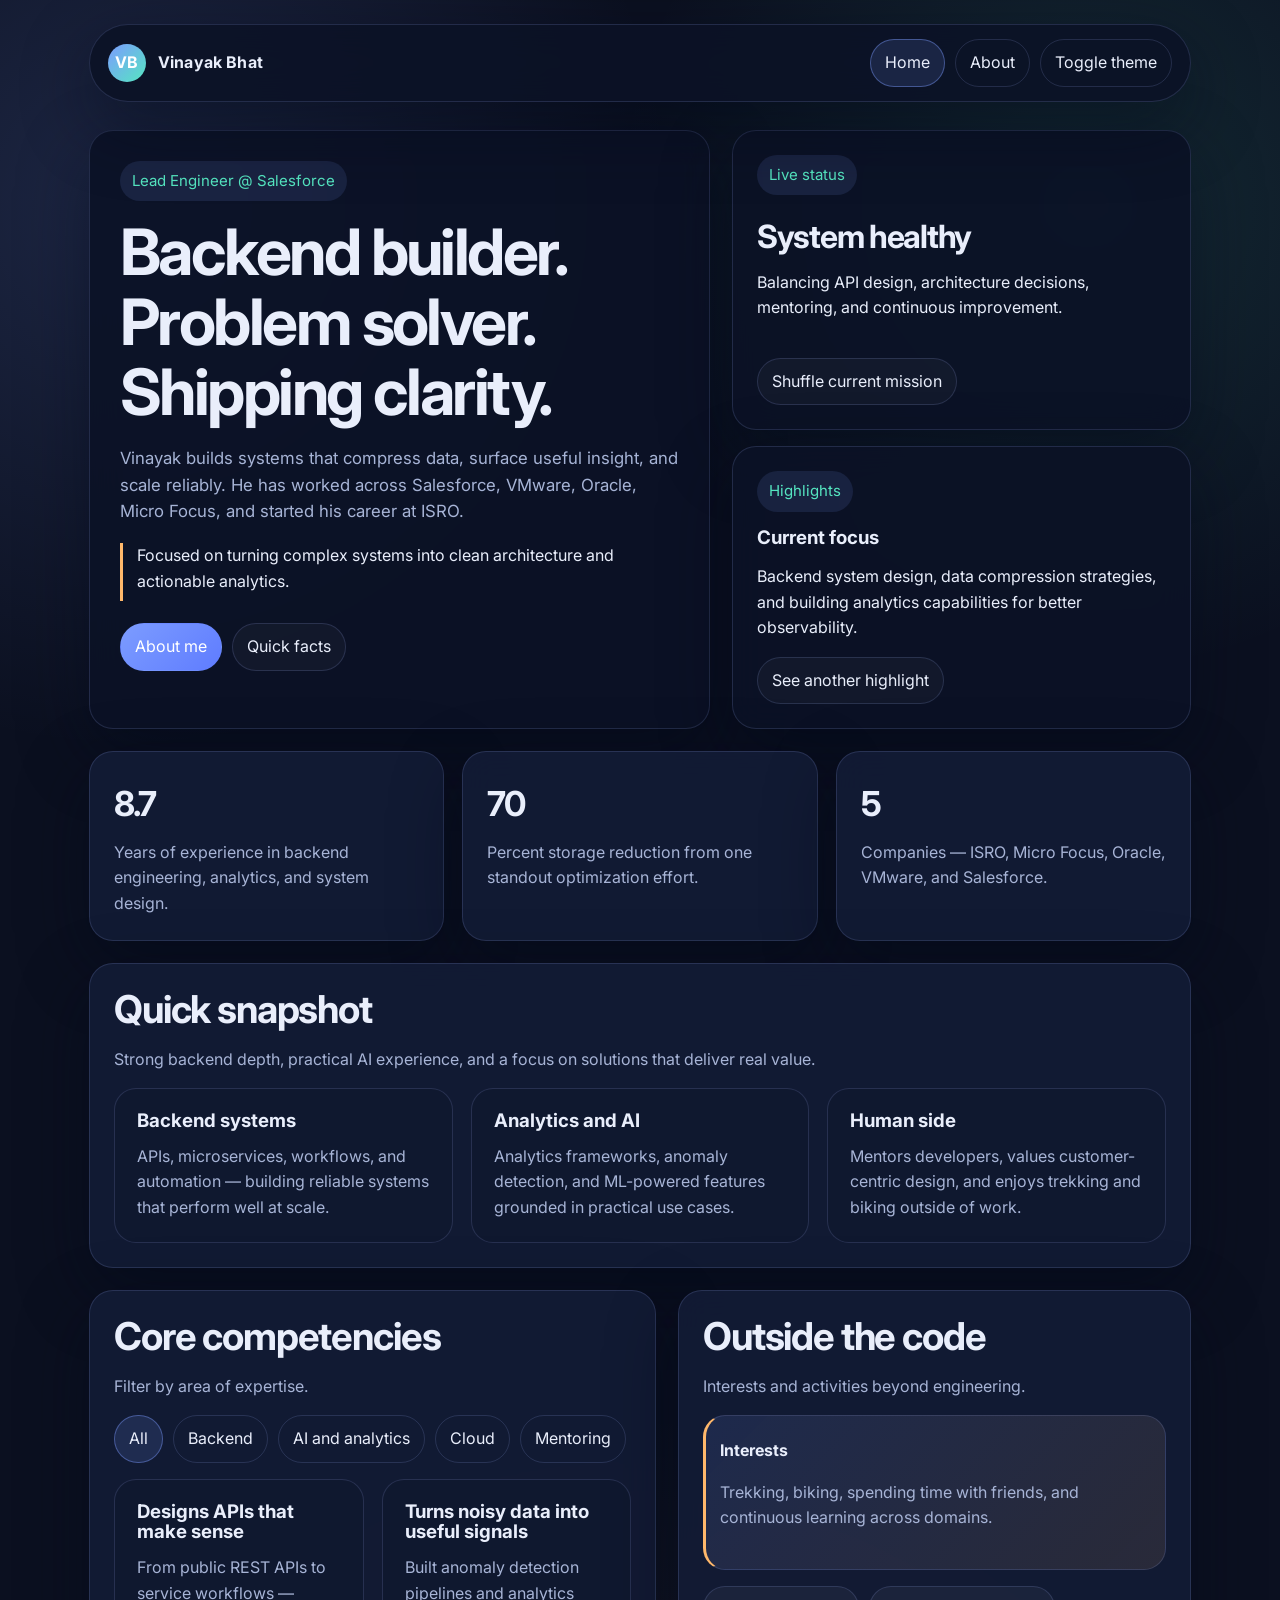
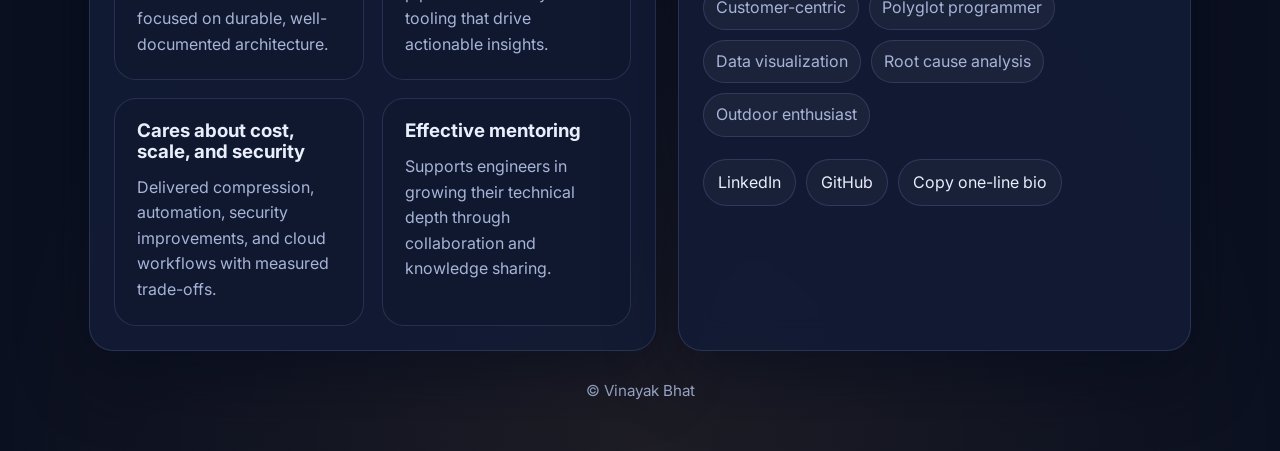
<file: index.html>
<!DOCTYPE html>
<html lang="en">
<head>
  <meta charset="UTF-8">
  <meta name="viewport" content="width=device-width, initial-scale=1.0">
  <title>Vinayak Bhat | Lead Engineer</title>
  <meta
    name="description"
    content="Personal website for Vinayak Bhat — Lead Engineer at Salesforce specializing in backend systems, analytics, and AI-powered solutions."
  >
  <link rel="preconnect" href="https://fonts.googleapis.com">
  <link rel="preconnect" href="https://fonts.gstatic.com" crossorigin>
  <link href="https://fonts.googleapis.com/css2?family=Inter:wght@400;500;600;700;800&display=swap" rel="stylesheet">
  <link rel="stylesheet" href="styles.css">
</head>
<body>
  <div class="container">
    <header class="nav glass">
      <div class="brand">
        <div class="brand-badge">VB</div>
        <span>Vinayak Bhat</span>
      </div>
      <nav class="nav-links" aria-label="Primary">
        <a class="nav-link active" href="index.html">Home</a>
        <a class="nav-link" href="about.html">About</a>
        <button class="theme-toggle" type="button" data-theme-toggle>Toggle theme</button>
      </nav>
    </header>

    <main>
      <section class="hero">
        <div class="hero-copy glass">
          <div class="eyebrow">Lead Engineer @ Salesforce</div>
          <h1>Backend builder. Problem solver. Shipping clarity.</h1>
          <p class="lead">
            Vinayak builds systems that compress data, surface useful insight, and scale reliably.
            He has worked across Salesforce, VMware, Oracle, Micro Focus, and started his career at ISRO.
          </p>
          <div class="rotating-line" data-rotating-line>
            Focused on turning complex systems into clean architecture and actionable analytics.
          </div>
          <div class="hero-actions">
            <a class="button primary" href="about.html">About me</a>
            <button class="button secondary" type="button" data-surprise-button>Quick facts</button>
          </div>
        </div>

        <div class="hero-side">
          <div class="status-box glass">
            <div class="eyebrow">Live status</div>
            <h2 class="status-title" data-mission-title>System healthy</h2>
            <p class="status-copy" data-mission-text>
              Balancing API design, architecture decisions, mentoring, and continuous improvement.
            </p>
            <button class="button secondary" type="button" data-mission-button>Shuffle current mission</button>
          </div>
          <div class="status-box glass" data-fun-panel>
            <div class="eyebrow">Highlights</div>
            <h3 data-fact-title>Current focus</h3>
            <p class="status-copy" data-fact-text>
              Backend system design, data compression strategies, and building analytics capabilities for better observability.
            </p>
            <button class="button secondary" type="button" data-fact-button>See another highlight</button>
          </div>
        </div>
      </section>

      <section class="section">
        <div class="grid grid-3">
          <article class="card stat-card">
            <strong data-counter="8.7">0</strong>
            <span class="muted">Years of experience in backend engineering, analytics, and system design.</span>
          </article>
          <article class="card stat-card">
            <strong data-counter="70">0</strong>
            <span class="muted">Percent storage reduction from one standout optimization effort.</span>
          </article>
          <article class="card stat-card">
            <strong data-counter="5">0</strong>
            <span class="muted">Companies — ISRO, Micro Focus, Oracle, VMware, and Salesforce.</span>
          </article>
        </div>
      </section>

      <section class="card section">
        <h2>Quick snapshot</h2>
        <p class="lead">Strong backend depth, practical AI experience, and a focus on solutions that deliver real value.</p>
        <div class="grid grid-3">
          <article class="feature-card">
            <h3>Backend systems</h3>
            <p>APIs, microservices, workflows, and automation — building reliable systems that perform well at scale.</p>
          </article>
          <article class="feature-card">
            <h3>Analytics and AI</h3>
            <p>Analytics frameworks, anomaly detection, and ML-powered features grounded in practical use cases.</p>
          </article>
          <article class="feature-card">
            <h3>Human side</h3>
            <p>Mentors developers, values customer-centric design, and enjoys trekking and biking outside of work.</p>
          </article>
        </div>
      </section>

      <section class="split section">
        <article class="card">
          <h2>Core competencies</h2>
          <p class="lead">Filter by area of expertise.</p>
          <div class="chips" data-filter-group="home-skills">
            <button class="chip active" type="button" data-filter="all">All</button>
            <button class="chip" type="button" data-filter="backend">Backend</button>
            <button class="chip" type="button" data-filter="ai">AI and analytics</button>
            <button class="chip" type="button" data-filter="cloud">Cloud</button>
            <button class="chip" type="button" data-filter="human">Mentoring</button>
          </div>
          <div class="grid grid-2">
            <article class="mini-card" data-filter-item="home-skills" data-tags="backend cloud">
              <h3>Designs APIs that make sense</h3>
              <p>From public REST APIs to service workflows — focused on durable, well-documented architecture.</p>
            </article>
            <article class="mini-card" data-filter-item="home-skills" data-tags="ai backend">
              <h3>Turns noisy data into useful signals</h3>
              <p>Built anomaly detection pipelines and analytics tooling that drive actionable insights.</p>
            </article>
            <article class="mini-card" data-filter-item="home-skills" data-tags="cloud backend">
              <h3>Cares about cost, scale, and security</h3>
              <p>Delivered compression, automation, security improvements, and cloud workflows with measured trade-offs.</p>
            </article>
            <article class="mini-card" data-filter-item="home-skills" data-tags="human">
              <h3>Effective mentoring</h3>
              <p>Supports engineers in growing their technical depth through collaboration and knowledge sharing.</p>
            </article>
          </div>
        </article>

        <article class="card">
          <h2>Outside the code</h2>
          <p class="lead">Interests and activities beyond engineering.</p>
          <div class="callout quote-box">
            <strong>Interests</strong>
            <p>Trekking, biking, spending time with friends, and continuous learning across domains.</p>
          </div>
          <div class="pill-row" style="margin-top: 16px;">
            <span class="pill">Customer-centric</span>
            <span class="pill">Polyglot programmer</span>
            <span class="pill">Data visualization</span>
            <span class="pill">Root cause analysis</span>
            <span class="pill">Outdoor enthusiast</span>
          </div>
          <div class="hero-actions">
            <a class="button secondary" href="https://www.linkedin.com/in/vbhat1/" target="_blank" rel="noreferrer">LinkedIn</a>
            <a class="button secondary" href="https://github.com/ItsMeVinayakBhat" target="_blank" rel="noreferrer">GitHub</a>
            <button class="button secondary" type="button" data-copy-bio>Copy one-line bio</button>
          </div>
        </article>
      </section>
    </main>

    <footer class="footer">
      &copy; Vinayak Bhat
    </footer>
  </div>

  <script src="app.js"></script>
</body>
</html>
</file>
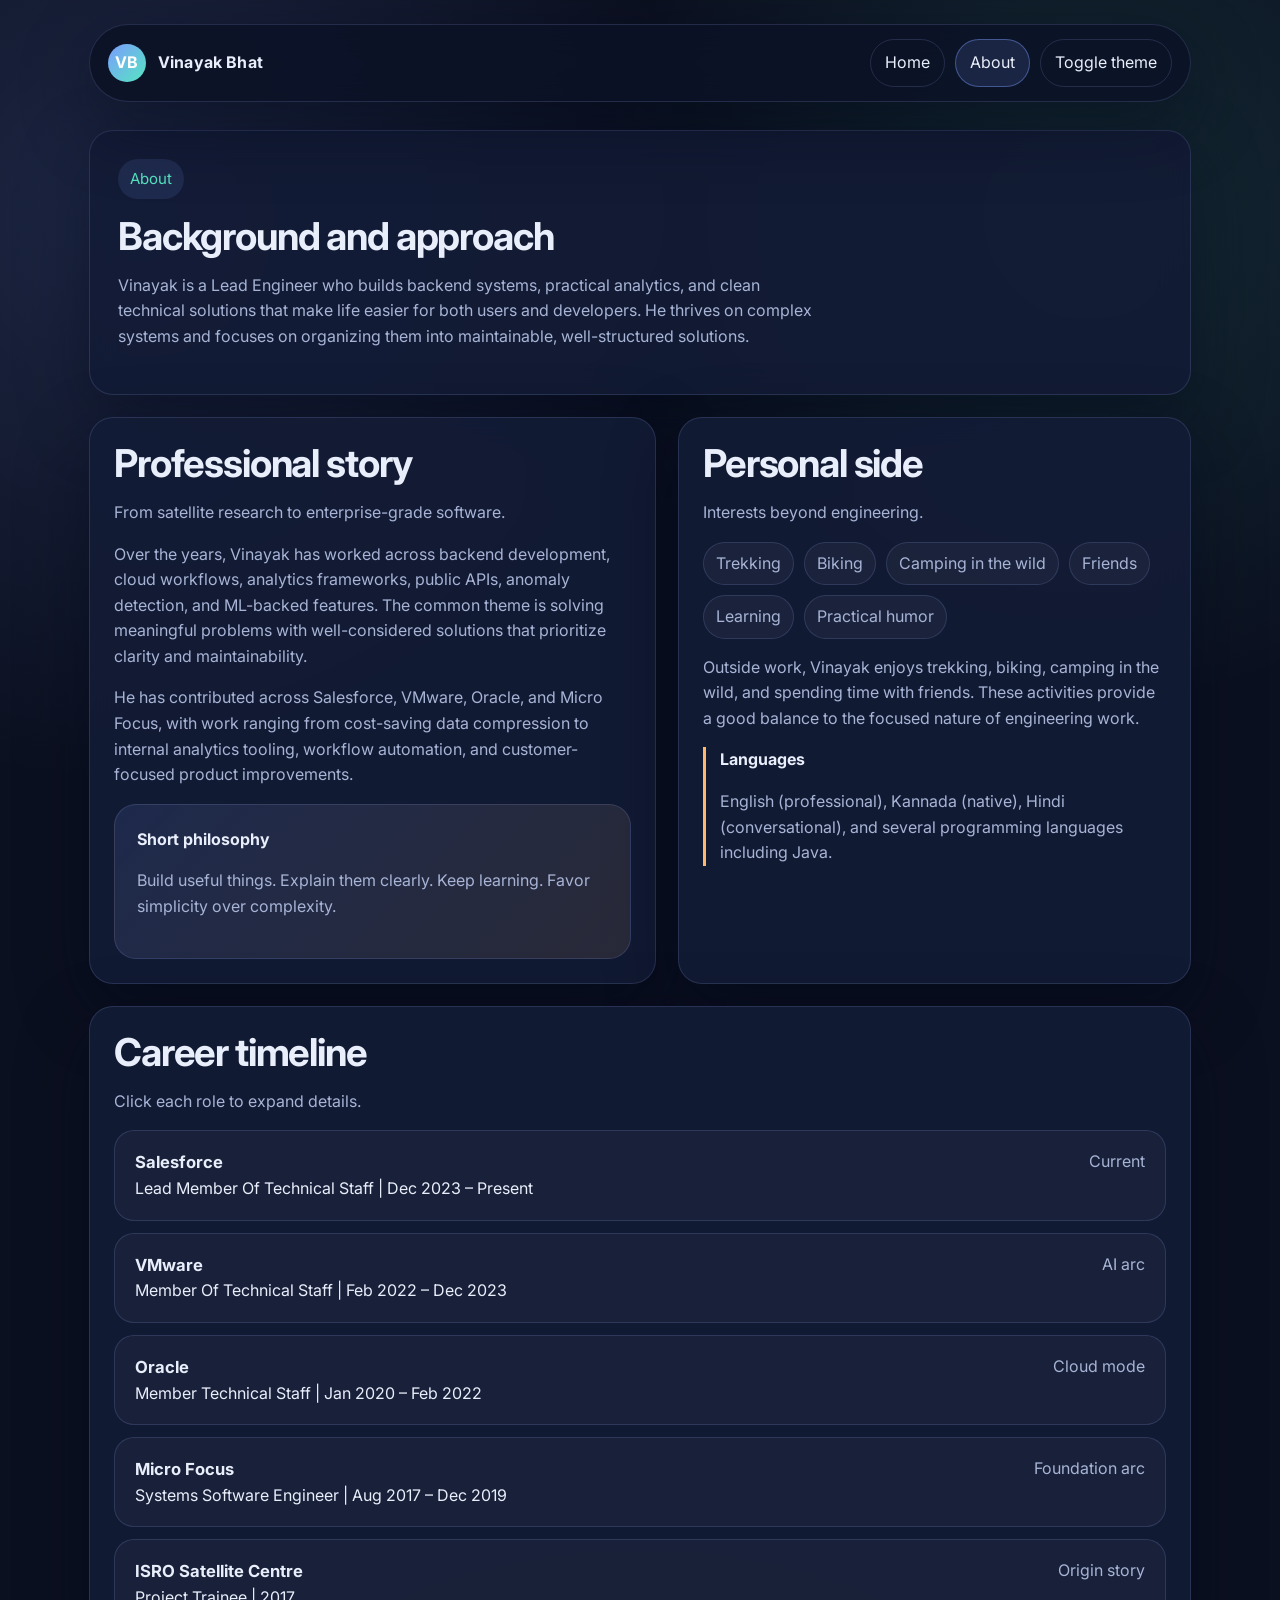
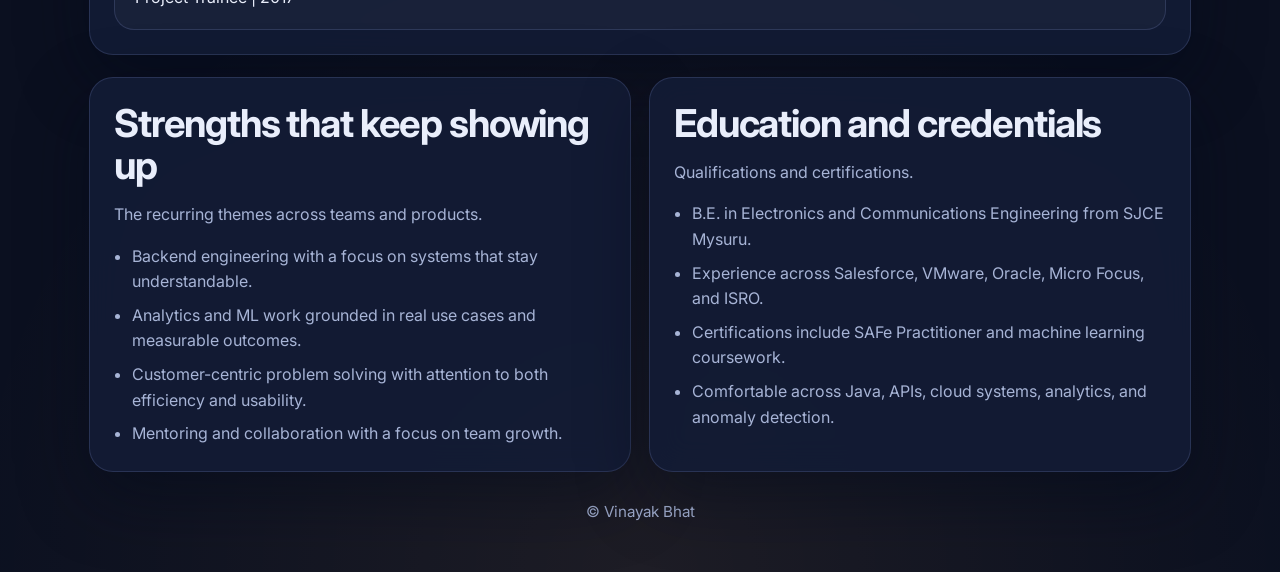
<file: about.html>
<!DOCTYPE html>
<html lang="en">
<head>
  <meta charset="UTF-8">
  <meta name="viewport" content="width=device-width, initial-scale=1.0">
  <title>Vinayak Bhat | About</title>
  <meta
    name="description"
    content="About Vinayak Bhat — career journey, engineering philosophy, and professional background."
  >
  <link rel="preconnect" href="https://fonts.googleapis.com">
  <link rel="preconnect" href="https://fonts.gstatic.com" crossorigin>
  <link href="https://fonts.googleapis.com/css2?family=Inter:wght@400;500;600;700;800&display=swap" rel="stylesheet">
  <link rel="stylesheet" href="styles.css">
</head>
<body>
  <div class="container">
    <header class="nav glass">
      <div class="brand">
        <div class="brand-badge">VB</div>
        <span>Vinayak Bhat</span>
      </div>
      <nav class="nav-links" aria-label="Primary">
        <a class="nav-link" href="index.html">Home</a>
        <a class="nav-link active" href="about.html">About</a>
        <button class="theme-toggle" type="button" data-theme-toggle>Toggle theme</button>
      </nav>
    </header>

    <main>
      <section class="card page-hero section">
        <div class="eyebrow">About</div>
        <h2>Background and approach</h2>
        <p class="lead">
          Vinayak is a Lead Engineer who builds backend systems, practical analytics, and clean technical solutions
          that make life easier for both users and developers. He thrives on complex systems and focuses on
          organizing them into maintainable, well-structured solutions.
        </p>
      </section>

      <section class="split section">
        <article class="card">
          <h2>Professional story</h2>
          <p class="lead">From satellite research to enterprise-grade software.</p>
          <p>
            Over the years, Vinayak has worked across backend development, cloud workflows, analytics frameworks,
            public APIs, anomaly detection, and ML-backed features. The common theme is solving meaningful problems
            with well-considered solutions that prioritize clarity and maintainability.
          </p>
          <p>
            He has contributed across Salesforce, VMware, Oracle, and Micro Focus, with work ranging from cost-saving data
            compression to internal analytics tooling, workflow automation, and customer-focused product improvements.
          </p>
          <div class="callout" style="margin-top: 16px;">
            <strong>Short philosophy</strong>
            <p>Build useful things. Explain them clearly. Keep learning. Favor simplicity over complexity.</p>
          </div>
        </article>

        <article class="card">
          <h2>Personal side</h2>
          <p class="lead">Interests beyond engineering.</p>
          <div class="pill-row">
            <span class="pill">Trekking</span>
            <span class="pill">Biking</span>
            <span class="pill">Camping in the wild</span>
            <span class="pill">Friends</span>
            <span class="pill">Learning</span>
            <span class="pill">Practical humor</span>
          </div>
          <p style="margin-top: 16px;">
            Outside work, Vinayak enjoys trekking, biking, camping in the wild, and spending time with friends.
            These activities provide a good balance to the focused nature of engineering work.
          </p>
          <div class="quote-box" style="margin-top: 16px;">
            <strong>Languages</strong>
            <p>English (professional), Kannada (native), Hindi (conversational), and several programming languages including Java.</p>
          </div>
        </article>
      </section>

      <section class="card section">
        <h2>Career timeline</h2>
        <p class="lead">Click each role to expand details.</p>
        <div class="timeline">
          <div class="timeline-item" tabindex="0" role="button" aria-expanded="false">
            <div class="timeline-head">
              <div>
                <strong>Salesforce</strong>
                <span>Lead Member Of Technical Staff | Dec 2023 &ndash; Present</span>
              </div>
              <span class="muted">Current</span>
            </div>
            <div class="timeline-detail">
              Led record compression work that reduced storage consumption by 70 percent, built internal analytics tooling,
              and designed graph-based storage patterns for improved data management and observability.
            </div>
          </div>
          <div class="timeline-item" tabindex="0" role="button" aria-expanded="false">
            <div class="timeline-head">
              <div>
                <strong>VMware</strong>
                <span>Member Of Technical Staff | Feb 2022 &ndash; Dec 2023</span>
              </div>
              <span class="muted">AI arc</span>
            </div>
            <div class="timeline-detail">
              Worked on guided network troubleshooting, public APIs, anomaly detection research, ML-backed backend features,
              and mentoring newer developers. Combined engineering depth with applied machine learning.
            </div>
          </div>
          <div class="timeline-item" tabindex="0" role="button" aria-expanded="false">
            <div class="timeline-head">
              <div>
                <strong>Oracle</strong>
                <span>Member Technical Staff | Jan 2020 &ndash; Feb 2022</span>
              </div>
              <span class="muted">Cloud mode</span>
            </div>
            <div class="timeline-detail">
              Built DBaaS workflows, reporting systems, backup automation, and security-related platform improvements.
              Established strong foundations in cloud architecture and service design.
            </div>
          </div>
          <div class="timeline-item" tabindex="0" role="button" aria-expanded="false">
            <div class="timeline-head">
              <div>
                <strong>Micro Focus</strong>
                <span>Systems Software Engineer | Aug 2017 &ndash; Dec 2019</span>
              </div>
              <span class="muted">Foundation arc</span>
            </div>
            <div class="timeline-detail">
              Built APIs, ETL jobs, analytics framework pieces, and automation while improving security and customer experience
              for backup and recovery products.
            </div>
          </div>
          <div class="timeline-item" tabindex="0" role="button" aria-expanded="false">
            <div class="timeline-head">
              <div>
                <strong>ISRO Satellite Centre</strong>
                <span>Project Trainee | 2017</span>
              </div>
              <span class="muted">Origin story</span>
            </div>
            <div class="timeline-detail">
              Modeled cyclones and tornadoes for satellite-related testing using MATLAB.
              An early exposure to computational problem solving at a national research level.
            </div>
          </div>
        </div>
      </section>

      <section class="grid grid-2 section">
        <article class="card">
          <h2>Strengths that keep showing up</h2>
          <p class="lead">The recurring themes across teams and products.</p>
          <ul class="list">
            <li>Backend engineering with a focus on systems that stay understandable.</li>
            <li>Analytics and ML work grounded in real use cases and measurable outcomes.</li>
            <li>Customer-centric problem solving with attention to both efficiency and usability.</li>
            <li>Mentoring and collaboration with a focus on team growth.</li>
          </ul>
        </article>
        <article class="card">
          <h2>Education and credentials</h2>
          <p class="lead">Qualifications and certifications.</p>
          <ul class="list">
            <li>B.E. in Electronics and Communications Engineering from SJCE Mysuru.</li>
            <li>Experience across Salesforce, VMware, Oracle, Micro Focus, and ISRO.</li>
            <li>Certifications include SAFe Practitioner and machine learning coursework.</li>
            <li>Comfortable across Java, APIs, cloud systems, analytics, and anomaly detection.</li>
          </ul>
        </article>
      </section>
    </main>

    <footer class="footer">
      &copy; Vinayak Bhat
    </footer>
  </div>

  <script src="app.js"></script>
</body>
</html>
</file>
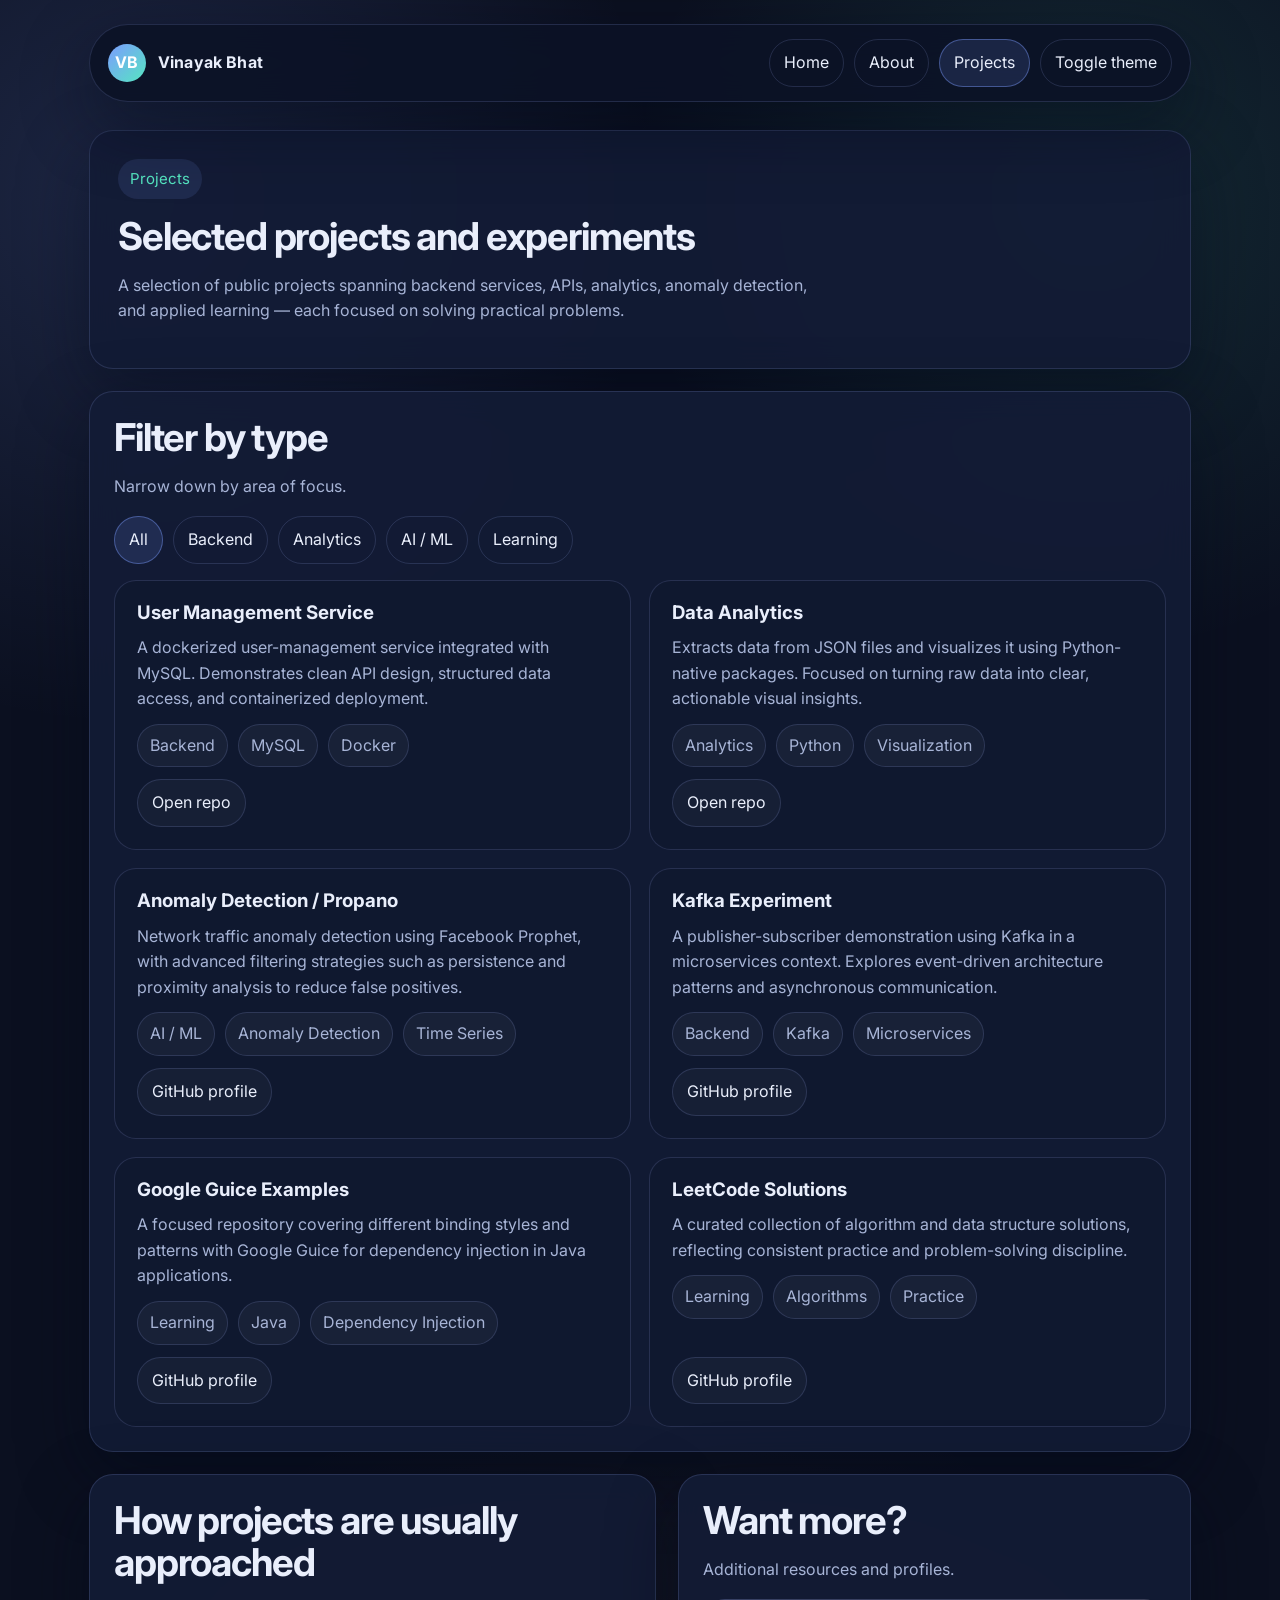
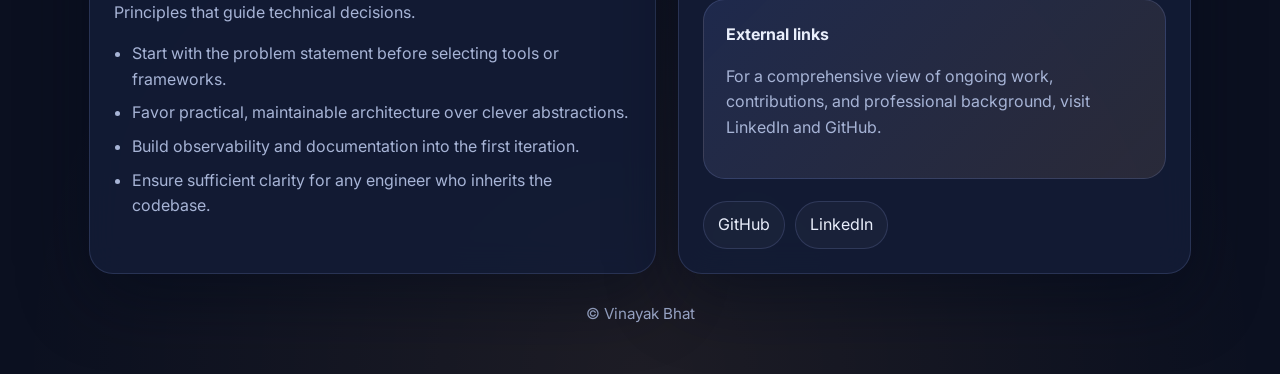
<file: projects.html>
<!DOCTYPE html>
<html lang="en">
<head>
  <meta charset="UTF-8">
  <meta name="viewport" content="width=device-width, initial-scale=1.0">
  <title>Vinayak Bhat | Projects</title>
  <meta
    name="description"
    content="Projects by Vinayak Bhat — backend services, analytics work, anomaly detection, and practical software experiments."
  >
  <link rel="preconnect" href="https://fonts.googleapis.com">
  <link rel="preconnect" href="https://fonts.gstatic.com" crossorigin>
  <link href="https://fonts.googleapis.com/css2?family=Inter:wght@400;500;600;700;800&display=swap" rel="stylesheet">
  <link rel="stylesheet" href="styles.css">
</head>
<body>
  <div class="container">
    <header class="nav glass">
      <div class="brand">
        <div class="brand-badge">VB</div>
        <span>Vinayak Bhat</span>
      </div>
      <nav class="nav-links" aria-label="Primary">
        <a class="nav-link" href="index.html">Home</a>
        <a class="nav-link" href="about.html">About</a>
        <a class="nav-link active" href="projects.html">Projects</a>
        <button class="theme-toggle" type="button" data-theme-toggle>Toggle theme</button>
      </nav>
    </header>

    <main>
      <section class="card page-hero section">
        <div class="eyebrow">Projects</div>
        <h2>Selected projects and experiments</h2>
        <p class="lead">
          A selection of public projects spanning backend services, APIs, analytics, anomaly detection,
          and applied learning — each focused on solving practical problems.
        </p>
      </section>

      <section class="card section">
        <h2>Filter by type</h2>
        <p class="lead">Narrow down by area of focus.</p>
        <div class="chips" data-filter-group="projects">
          <button class="chip active" type="button" data-filter="all">All</button>
          <button class="chip" type="button" data-filter="backend">Backend</button>
          <button class="chip" type="button" data-filter="analytics">Analytics</button>
          <button class="chip" type="button" data-filter="ai">AI / ML</button>
          <button class="chip" type="button" data-filter="learning">Learning</button>
        </div>
        <div class="grid grid-2">
          <article class="project-card" data-filter-item="projects" data-tags="backend">
            <h3>User Management Service</h3>
            <p>
              A dockerized user-management service integrated with MySQL. Demonstrates clean API design,
              structured data access, and containerized deployment.
            </p>
            <div class="tags">
              <span class="tag">Backend</span>
              <span class="tag">MySQL</span>
              <span class="tag">Docker</span>
            </div>
            <div class="links">
              <a class="button secondary" href="https://github.com/ItsMeVinayakBhat/user-management" target="_blank" rel="noreferrer">Open repo</a>
            </div>
          </article>

          <article class="project-card" data-filter-item="projects" data-tags="analytics ai">
            <h3>Data Analytics</h3>
            <p>
              Extracts data from JSON files and visualizes it using Python-native packages. Focused on
              turning raw data into clear, actionable visual insights.
            </p>
            <div class="tags">
              <span class="tag">Analytics</span>
              <span class="tag">Python</span>
              <span class="tag">Visualization</span>
            </div>
            <div class="links">
              <a class="button secondary" href="https://github.com/ItsMeVinayakBhat/data-analytics" target="_blank" rel="noreferrer">Open repo</a>
            </div>
          </article>

          <article class="project-card" data-filter-item="projects" data-tags="ai analytics">
            <h3>Anomaly Detection / Propano</h3>
            <p>
              Network traffic anomaly detection using Facebook Prophet, with advanced filtering strategies
              such as persistence and proximity analysis to reduce false positives.
            </p>
            <div class="tags">
              <span class="tag">AI / ML</span>
              <span class="tag">Anomaly Detection</span>
              <span class="tag">Time Series</span>
            </div>
            <div class="links">
              <a class="button secondary" href="https://github.com/ItsMeVinayakBhat" target="_blank" rel="noreferrer">GitHub profile</a>
            </div>
          </article>

          <article class="project-card" data-filter-item="projects" data-tags="backend learning">
            <h3>Kafka Experiment</h3>
            <p>
              A publisher-subscriber demonstration using Kafka in a microservices context. Explores
              event-driven architecture patterns and asynchronous communication.
            </p>
            <div class="tags">
              <span class="tag">Backend</span>
              <span class="tag">Kafka</span>
              <span class="tag">Microservices</span>
            </div>
            <div class="links">
              <a class="button secondary" href="https://github.com/ItsMeVinayakBhat" target="_blank" rel="noreferrer">GitHub profile</a>
            </div>
          </article>

          <article class="project-card" data-filter-item="projects" data-tags="learning backend">
            <h3>Google Guice Examples</h3>
            <p>
              A focused repository covering different binding styles and patterns with Google Guice
              for dependency injection in Java applications.
            </p>
            <div class="tags">
              <span class="tag">Learning</span>
              <span class="tag">Java</span>
              <span class="tag">Dependency Injection</span>
            </div>
            <div class="links">
              <a class="button secondary" href="https://github.com/ItsMeVinayakBhat" target="_blank" rel="noreferrer">GitHub profile</a>
            </div>
          </article>

          <article class="project-card" data-filter-item="projects" data-tags="learning">
            <h3>LeetCode Solutions</h3>
            <p>
              A curated collection of algorithm and data structure solutions, reflecting consistent practice and problem-solving discipline.
            </p>
            <div class="tags">
              <span class="tag">Learning</span>
              <span class="tag">Algorithms</span>
              <span class="tag">Practice</span>
            </div>
            <div class="links">
              <a class="button secondary" href="https://github.com/ItsMeVinayakBhat" target="_blank" rel="noreferrer">GitHub profile</a>
            </div>
          </article>
        </div>
      </section>

      <section class="split section">
        <article class="card">
          <h2>How projects are usually approached</h2>
          <p class="lead">Principles that guide technical decisions.</p>
          <ul class="list">
            <li>Start with the problem statement before selecting tools or frameworks.</li>
            <li>Favor practical, maintainable architecture over clever abstractions.</li>
            <li>Build observability and documentation into the first iteration.</li>
            <li>Ensure sufficient clarity for any engineer who inherits the codebase.</li>
          </ul>
        </article>

        <article class="card">
          <h2>Want more?</h2>
          <p class="lead">Additional resources and profiles.</p>
          <div class="callout">
            <strong>External links</strong>
            <p>
              For a comprehensive view of ongoing work, contributions, and professional background,
              visit LinkedIn and GitHub.
            </p>
          </div>
          <div class="hero-actions" style="margin-top: 22px;">
            <a class="button secondary" href="https://github.com/ItsMeVinayakBhat" target="_blank" rel="noreferrer">GitHub</a>
            <a class="button secondary" href="https://www.linkedin.com/in/vbhat1/" target="_blank" rel="noreferrer">LinkedIn</a>
          </div>
        </article>
      </section>
    </main>

    <footer class="footer">
      &copy; Vinayak Bhat
    </footer>
  </div>

  <script src="app.js"></script>
</body>
</html>
</file>
<file: styles.css>
:root {
  --bg: #0b1020;
  --bg-soft: rgba(12, 18, 38, 0.9);
  --surface: rgba(19, 28, 54, 0.92);
  --surface-2: rgba(16, 24, 47, 0.96);
  --text: #e9eefb;
  --muted: #a7b4d6;
  --accent: #7c9cff;
  --accent-2: #55e6c1;
  --accent-3: #ffb86b;
  --border: rgba(159, 178, 255, 0.16);
  --shadow: 0 24px 70px rgba(2, 8, 24, 0.45);
  --radius: 24px;
  --max-width: 1150px;
}

body.light {
  --bg: #f6f8ff;
  --bg-soft: rgba(255, 255, 255, 0.86);
  --surface: rgba(255, 255, 255, 0.95);
  --surface-2: rgba(255, 255, 255, 1);
  --text: #0e1730;
  --muted: #55617f;
  --accent: #2f59ff;
  --accent-2: #008a67;
  --accent-3: #b66800;
  --border: rgba(47, 78, 186, 0.12);
  --shadow: 0 20px 56px rgba(27, 46, 94, 0.12);
}

* { box-sizing: border-box; }
html { scroll-behavior: smooth; }

body {
  margin: 0;
  font-family: Inter, ui-sans-serif, system-ui, -apple-system, BlinkMacSystemFont, "Segoe UI", sans-serif;
  color: var(--text);
  background:
    radial-gradient(circle at 10% 10%, rgba(124, 156, 255, 0.16), transparent 25%),
    radial-gradient(circle at 85% 10%, rgba(85, 230, 193, 0.12), transparent 22%),
    radial-gradient(circle at 50% 100%, rgba(255, 184, 107, 0.08), transparent 30%),
    var(--bg);
  min-height: 100vh;
  line-height: 1.6;
}

a { color: inherit; text-decoration: none; }
button, input, textarea, select { font: inherit; }

/* ---- Layout ---- */

.container {
  width: min(100%, var(--max-width));
  margin: 0 auto;
  padding: 24px;
}

.section { margin-bottom: 22px; }

.grid   { display: grid; gap: 18px; }
.grid-2 { grid-template-columns: repeat(2, minmax(0, 1fr)); }
.grid-3 { grid-template-columns: repeat(3, minmax(0, 1fr)); }

.split {
  display: grid;
  grid-template-columns: 1.05fr 0.95fr;
  gap: 22px;
}

/* ---- Glass & Card ---- */

.glass,
.card {
  border: 1px solid var(--border);
  box-shadow: var(--shadow);
  backdrop-filter: blur(16px);
}

.glass { background: var(--bg-soft); }

.card {
  background: var(--surface);
  border-radius: var(--radius);
  padding: 24px;
}

/* ---- Navigation ---- */

.nav {
  position: sticky;
  top: 16px;
  z-index: 30;
  display: flex;
  align-items: center;
  justify-content: space-between;
  gap: 16px;
  padding: 14px 18px;
  border-radius: 999px;
  margin-bottom: 28px;
}

.brand {
  display: flex;
  align-items: center;
  gap: 12px;
  font-weight: 700;
  letter-spacing: 0.01em;
}

.brand-badge {
  width: 38px;
  height: 38px;
  display: grid;
  place-items: center;
  border-radius: 50%;
  color: #fff;
  background: linear-gradient(135deg, var(--accent), var(--accent-2));
}

.nav-links {
  display: flex;
  flex-wrap: wrap;
  justify-content: flex-end;
  gap: 10px;
}

/* ---- Buttons, Chips, Pills ---- */

.nav-link,
.button,
.chip,
.theme-toggle {
  border: 1px solid var(--border);
  border-radius: 999px;
  padding: 10px 14px;
  background: transparent;
  color: var(--text);
  cursor: pointer;
  transition: transform 0.18s ease, border-color 0.18s ease, background 0.18s ease;
}

.nav-link:hover,
.button:hover,
.chip:hover,
.theme-toggle:hover {
  transform: translateY(-1px);
  border-color: rgba(124, 156, 255, 0.42);
  background: rgba(124, 156, 255, 0.08);
}

.nav-link.active,
.chip.active {
  background: rgba(124, 156, 255, 0.14);
  border-color: rgba(124, 156, 255, 0.42);
}

.button.primary {
  color: #fff;
  border-color: transparent;
  background: linear-gradient(135deg, var(--accent), #5f7cff);
}

.button.secondary {
  background: rgba(255, 255, 255, 0.03);
}

.pill-row,
.tags,
.chips,
.hero-actions {
  display: flex;
  flex-wrap: wrap;
  gap: 10px;
}

.chips { margin-bottom: 16px; }

.pill,
.tag {
  display: inline-flex;
  align-items: center;
  border: 1px solid var(--border);
  border-radius: 999px;
  padding: 8px 12px;
  color: var(--muted);
  background: rgba(255, 255, 255, 0.04);
}

/* ---- Typography ---- */

h1, h2, h3 { margin: 0; line-height: 1.1; }
h1 { font-size: clamp(2.5rem, 5vw, 4.6rem); letter-spacing: -0.04em; }
h2 { font-size: clamp(1.65rem, 3vw, 2.4rem); letter-spacing: -0.03em; }

.lead, .muted, .card p { color: var(--muted); }

.eyebrow {
  display: inline-flex;
  align-items: center;
  gap: 8px;
  border-radius: 999px;
  padding: 8px 12px;
  margin-bottom: 16px;
  background: rgba(124, 156, 255, 0.12);
  color: var(--accent-2);
  font-size: 0.94rem;
}

/* ---- Hero (Home) ---- */

.hero {
  display: grid;
  grid-template-columns: 1.15fr 0.85fr;
  gap: 22px;
  margin-bottom: 22px;
}

.hero-copy {
  padding: 30px;
  border-radius: var(--radius);
}

.hero-copy p {
  font-size: 1.05rem;
  max-width: 60ch;
}

.rotating-line {
  min-height: 58px;
  margin-top: 18px;
  padding-left: 14px;
  border-left: 3px solid var(--accent-3);
  color: var(--text);
}

.hero-actions {
  margin-top: 22px;
}

.hero-side {
  display: grid;
  gap: 16px;
}

.status-box {
  border-radius: var(--radius);
  padding: 24px;
}

.status-title {
  font-size: 2rem;
  letter-spacing: -0.04em;
  margin-top: 8px;
}

.status-copy { min-height: 72px; }

/* ---- Stat Cards ---- */

.stat-card strong {
  display: block;
  font-size: 2.15rem;
  margin-bottom: 8px;
  letter-spacing: -0.04em;
}

/* ---- Feature / Mini / Project Cards ---- */

.feature-card,
.project-card,
.mini-card {
  display: flex;
  flex-direction: column;
  gap: 12px;
  border-radius: 22px;
  padding: 22px;
  background: var(--surface-2);
  border: 1px solid var(--border);
}

.feature-card p,
.project-card p,
.mini-card p {
  margin: 0;
}

.project-card .links {
  display: flex;
  flex-wrap: wrap;
  gap: 10px;
  margin-top: auto;
}

.project-card .button { width: fit-content; }

/* ---- Page Hero (About, Projects) ---- */

.page-hero { padding: 28px; }
.page-hero p { max-width: 70ch; }

/* ---- Timeline ---- */

.timeline { display: grid; gap: 12px; }

.timeline-item {
  border: 1px solid var(--border);
  border-radius: 20px;
  padding: 18px 20px;
  background: rgba(255, 255, 255, 0.03);
  cursor: pointer;
  transition: transform 0.18s ease, border-color 0.18s ease;
}

.timeline-item:hover {
  transform: translateY(-1px);
  border-color: rgba(124, 156, 255, 0.42);
}

.timeline-item:focus-visible {
  outline: none;
  border-color: rgba(124, 156, 255, 0.58);
  box-shadow: 0 0 0 3px rgba(124, 156, 255, 0.14);
}

.timeline-head {
  display: flex;
  align-items: flex-start;
  justify-content: space-between;
  gap: 14px;
}

.timeline-head strong {
  display: block;
  font-size: 1.04rem;
}

.timeline-detail {
  overflow: hidden;
  max-height: 0;
  margin-top: 0;
  color: var(--muted);
  transition: max-height 0.28s ease, margin-top 0.28s ease;
}

.timeline-item.open .timeline-detail {
  max-height: 240px;
  margin-top: 12px;
}

/* ---- Callout & Quote ---- */

.callout {
  border-radius: 22px;
  padding: 22px;
  background: linear-gradient(135deg, rgba(124, 156, 255, 0.12), rgba(255, 184, 107, 0.1));
  border: 1px solid var(--border);
}

.quote-box {
  border-left: 3px solid var(--accent-3);
  padding-left: 14px;
}

/* ---- Lists ---- */

.list {
  margin: 0;
  padding-left: 18px;
  color: var(--muted);
}

.list li + li { margin-top: 8px; }

/* ---- Utility ---- */

.hidden { display: none !important; }

/* ---- Footer ---- */

.footer {
  text-align: center;
  color: var(--muted);
  padding: 6px 0 24px;
  font-size: 0.95rem;
}

/* ---- Responsive ---- */

@media (max-width: 960px) {
  .hero,
  .grid-2,
  .grid-3,
  .split {
    grid-template-columns: 1fr;
  }

  .nav { border-radius: 28px; }
}

@media (max-width: 640px) {
  .container { padding: 16px; }
  .nav { position: static; }

  .hero-copy,
  .status-box,
  .page-hero,
  .card {
    padding: 20px;
  }

  .nav-links { justify-content: flex-start; }
}
</file>
